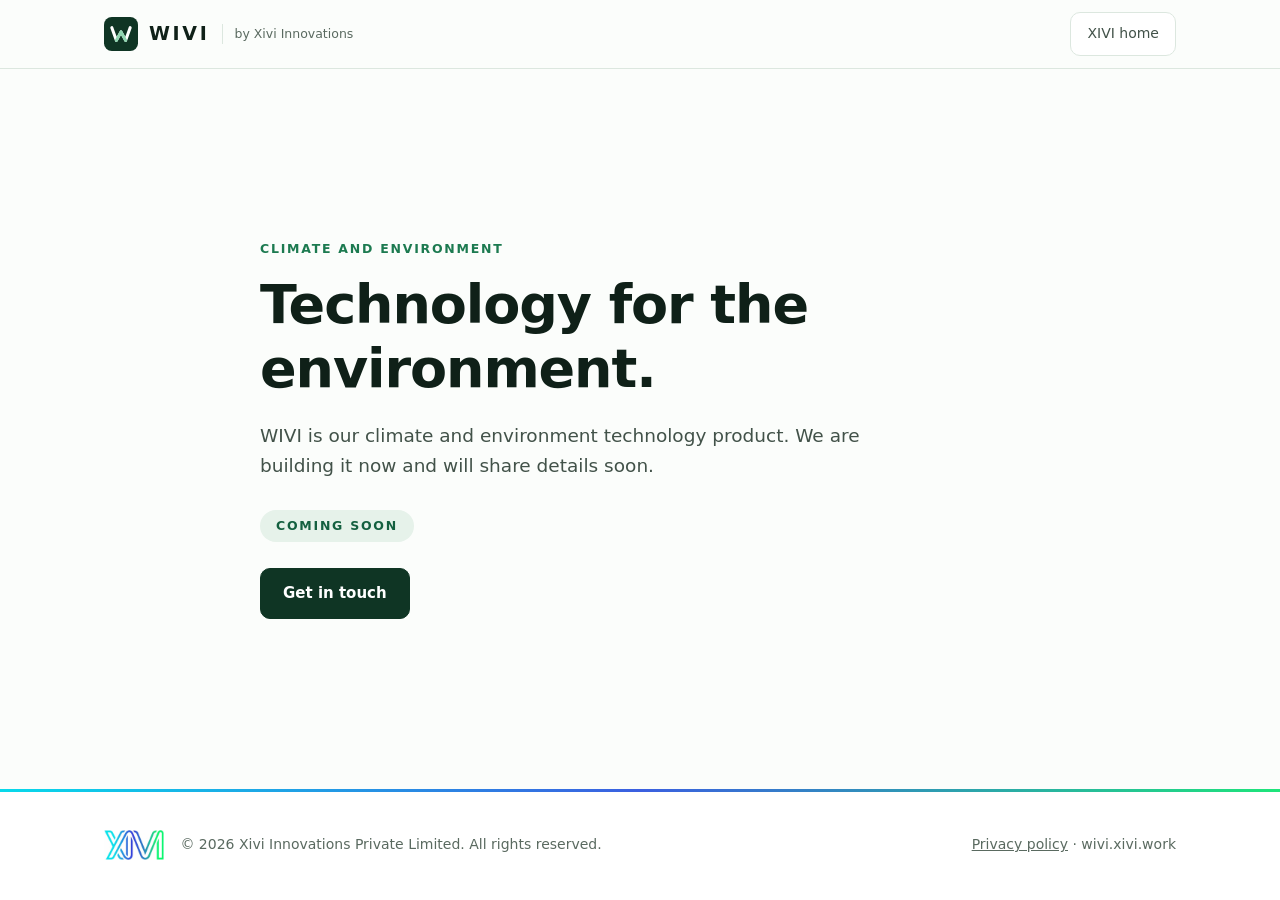
<file: index.html>
<!doctype html>
<html lang="en-IN">
<head>
<meta charset="utf-8">
<meta name="viewport" content="width=device-width, initial-scale=1">
<meta http-equiv="Content-Security-Policy" content="default-src 'none'; script-src 'self'; style-src 'self' https://fonts.googleapis.com; font-src https://fonts.gstatic.com; img-src 'self' data:; connect-src 'none'; form-action 'none'; base-uri 'none'; object-src 'none'; manifest-src 'none'">
<meta name="referrer" content="strict-origin-when-cross-origin">
<meta name="color-scheme" content="only light">
<title>WIVI — Climate and environment technology | XIVI</title>
<meta name="description" content="WIVI is a climate and environment technology product from Xivi Innovations. Coming soon.">
<meta name="robots" content="index, follow, max-image-preview:large">
<meta name="theme-color" content="#ffffff">
<link rel="canonical" href="https://wivi.xivi.work/">
<link rel="icon" href="assets/wivi-mark.svg" type="image/svg+xml">
<link rel="icon" href="assets/favicon-48.png" sizes="48x48" type="image/png">
<link rel="apple-touch-icon" href="assets/apple-touch-icon.png">
<meta property="og:type" content="website">
<meta property="og:site_name" content="WIVI">
<meta property="og:locale" content="en_IN">
<meta property="og:title" content="WIVI — Climate and environment technology | XIVI">
<meta property="og:description" content="WIVI is a climate and environment technology product from Xivi Innovations. Coming soon.">
<meta property="og:url" content="https://wivi.xivi.work/">
<meta property="og:image" content="https://wivi.xivi.work/assets/og.png">
<meta property="og:image:width" content="1200">
<meta property="og:image:height" content="630">
<meta property="og:image:alt" content="WIVI by Xivi Innovations">
<meta name="twitter:card" content="summary_large_image">
<meta name="twitter:title" content="WIVI — Climate and environment technology | XIVI">
<meta name="twitter:description" content="WIVI is a climate and environment technology product from Xivi Innovations. Coming soon.">
<meta name="twitter:image" content="https://wivi.xivi.work/assets/og.png">
<script type="application/ld+json">
{
 "@context": "https://schema.org",
 "@graph": [
  {
   "@type": "WebSite",
   "@id": "https://wivi.xivi.work/#website",
   "url": "https://wivi.xivi.work/",
   "name": "WIVI",
   "inLanguage": "en-IN",
   "description": "WIVI is a climate and environment technology product from Xivi Innovations. Coming soon.",
   "publisher": {
    "@id": "https://xivi.work/#org"
   }
  },
  {
   "@type": "Brand",
   "@id": "https://wivi.xivi.work/#brand",
   "name": "WIVI",
   "url": "https://wivi.xivi.work/",
   "description": "WIVI is a climate and environment technology product from Xivi Innovations. Coming soon.",
   "brand": {
    "@type": "Organization",
    "@id": "https://xivi.work/#org",
    "name": "Xivi Innovations Private Limited",
    "url": "https://xivi.work/"
   }
  }
 ]
}
</script>
<link rel="preconnect" href="https://fonts.googleapis.com">
<link rel="preconnect" href="https://fonts.gstatic.com" crossorigin>
<link href="https://fonts.googleapis.com/css2?family=Inter:wght@400;500;600;700&display=swap" rel="stylesheet">
<link rel="stylesheet" href="assets/site.css?v=6">
<link rel="stylesheet" href="assets/page.css?v=1">
<script src="assets/frame.js" defer></script>
</head>
<body class="soon-page">


<header>
  <div class="wrap nav">
    <a class="brand" href="./" aria-label="WIVI home">
      <img src="assets/wivi-mark.svg" alt="">
      <b>WIVI</b><span>by Xivi Innovations</span>
    </a>
    <nav class="links"><a class="btn sm" href="https://xivi.work">XIVI home</a></nav>
  </div>
</header>

<main class="soon">
  <div class="wrap">
    <p class="eyebrow">Climate and environment</p>
    <h1>Technology for the environment.</h1>
    <p class="lead">WIVI is our climate and environment technology product. We are building it now and will share details soon.</p>
    <p class="chip-soon">Coming soon</p>
    <div class="cta"><a class="btn primary" href="mailto:xivi.tech@gmail.com?subject=WIVI">Get in touch</a></div>
  </div>
</main>

<footer>
  <div class="wrap">
    <div class="logo">
      <a href="https://xivi.work" aria-label="XIVI"><img src="assets/xivi-logo-sm.webp" alt="XIVI" width="320" height="159" decoding="async"></a>
      <p>© 2026 Xivi Innovations Private Limited. All rights reserved.</p>
    </div>
    <p><a href="privacy.html">Privacy policy</a> · wivi.xivi.work</p>
  </div>
</footer>

</body>
</html>
</file>
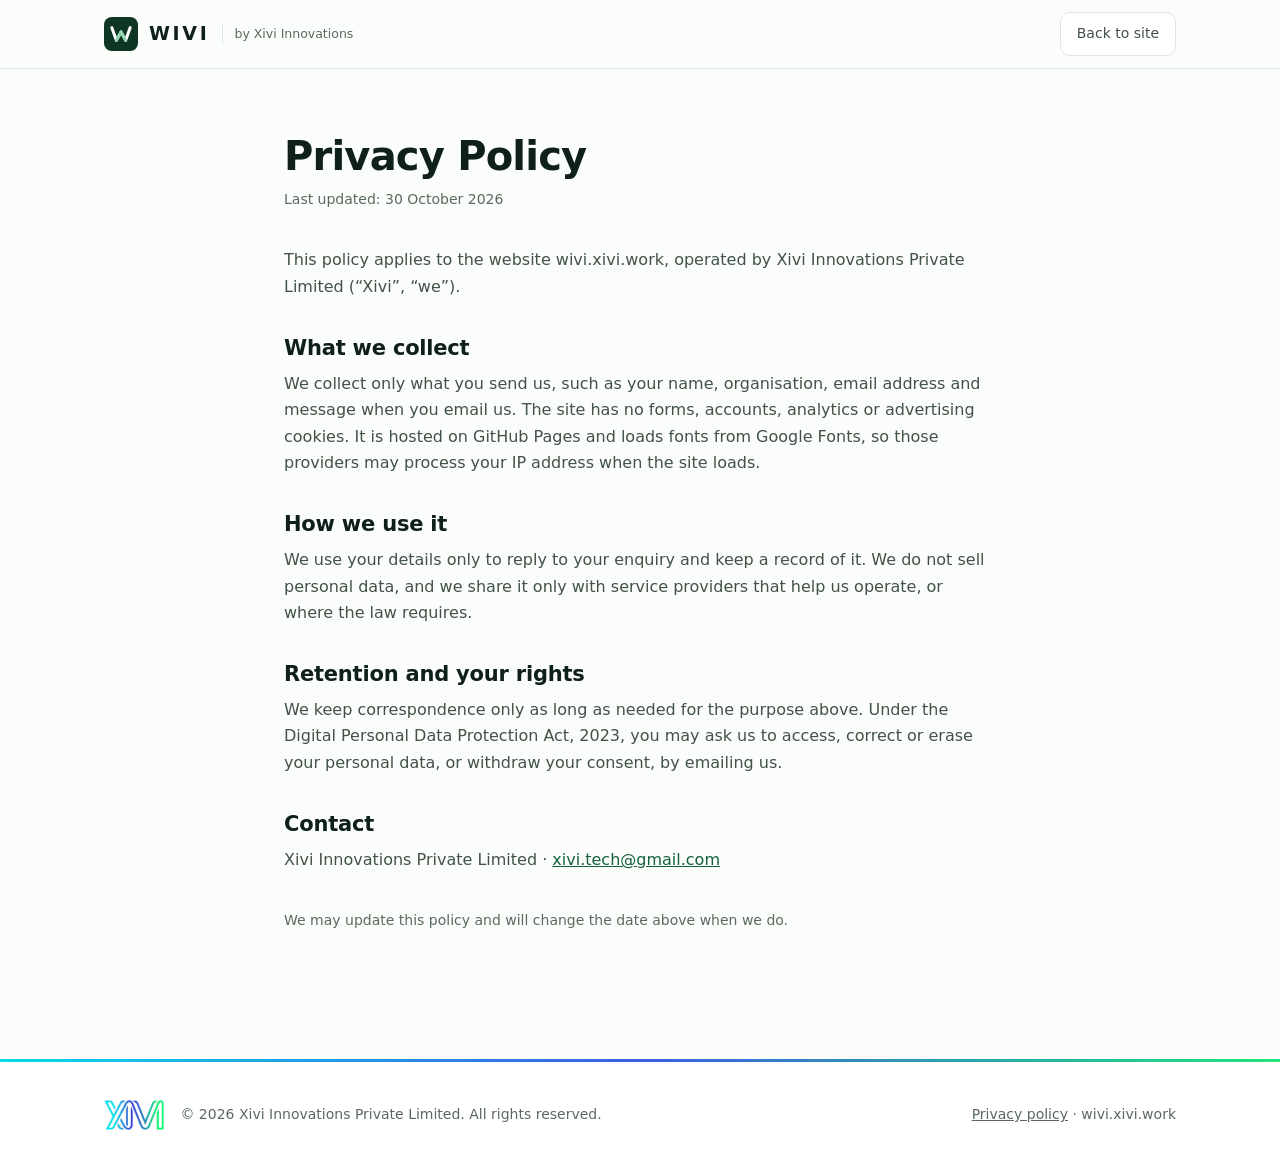
<file: privacy.html>
<!doctype html>
<html lang="en-IN">
<head>
<meta charset="utf-8">
<meta name="viewport" content="width=device-width, initial-scale=1">
<meta http-equiv="Content-Security-Policy" content="default-src 'none'; script-src 'self'; style-src 'self' https://fonts.googleapis.com; font-src https://fonts.gstatic.com; img-src 'self' data:; connect-src 'none'; form-action 'none'; base-uri 'none'; object-src 'none'; manifest-src 'none'">
<meta name="referrer" content="strict-origin-when-cross-origin">
<meta name="color-scheme" content="only light">
<title>Privacy Policy — WIVI | XIVI</title>
<meta name="description" content="How Xivi Innovations Private Limited handles personal data collected through wivi.xivi.work.">
<meta name="robots" content="index, follow, max-image-preview:large">
<meta name="theme-color" content="#ffffff">
<link rel="canonical" href="https://wivi.xivi.work/privacy.html">
<link rel="icon" href="assets/wivi-mark.svg" type="image/svg+xml">
<link rel="icon" href="assets/favicon-48.png" sizes="48x48" type="image/png">
<link rel="apple-touch-icon" href="assets/apple-touch-icon.png">
<meta property="og:type" content="website">
<meta property="og:site_name" content="WIVI">
<meta property="og:locale" content="en_IN">
<meta property="og:title" content="Privacy Policy — WIVI | XIVI">
<meta property="og:description" content="How Xivi Innovations Private Limited handles personal data collected through wivi.xivi.work.">
<meta property="og:url" content="https://wivi.xivi.work/privacy.html">
<meta property="og:image" content="https://wivi.xivi.work/assets/og.png">
<meta property="og:image:width" content="1200">
<meta property="og:image:height" content="630">
<meta property="og:image:alt" content="WIVI by Xivi Innovations">
<meta name="twitter:card" content="summary_large_image">
<meta name="twitter:title" content="Privacy Policy — WIVI | XIVI">
<meta name="twitter:description" content="How Xivi Innovations Private Limited handles personal data collected through wivi.xivi.work.">
<meta name="twitter:image" content="https://wivi.xivi.work/assets/og.png">
<link rel="preconnect" href="https://fonts.googleapis.com">
<link rel="preconnect" href="https://fonts.gstatic.com" crossorigin>
<link href="https://fonts.googleapis.com/css2?family=Inter:wght@400;500;600;700&display=swap" rel="stylesheet">
<link rel="stylesheet" href="assets/site.css?v=6">
<script src="assets/frame.js" defer></script>
</head>
<body>


<header>
  <div class="wrap nav">
    <a class="brand" href="./" aria-label="WIVI home">
      <img src="assets/wivi-mark.svg" alt="">
      <b>WIVI</b><span>by Xivi Innovations</span>
    </a>
    <nav class="links"><a class="btn sm" href="./">Back to site</a></nav>
  </div>
</header>

<main class="legal">
  <div class="wrap">
    <h1>Privacy Policy</h1>
    <p class="upd">Last updated: 30 October 2026</p>

    <p>This policy applies to the website wivi.xivi.work, operated by Xivi Innovations Private Limited (“Xivi”, “we”).</p>

    <h2>What we collect</h2>
    <p>We collect only what you send us, such as your name, organisation, email address and message when you email us. The site has no forms, accounts, analytics or advertising cookies. It is hosted on GitHub Pages and loads fonts from Google Fonts, so those providers may process your IP address when the site loads.</p>

    <h2>How we use it</h2>
    <p>We use your details only to reply to your enquiry and keep a record of it. We do not sell personal data, and we share it only with service providers that help us operate, or where the law requires.</p>

    <h2>Retention and your rights</h2>
    <p>We keep correspondence only as long as needed for the purpose above. Under the Digital Personal Data Protection Act, 2023, you may ask us to access, correct or erase your personal data, or withdraw your consent, by emailing us.</p>

    <h2>Contact</h2>
    <p>Xivi Innovations Private Limited · <a href="mailto:xivi.tech@gmail.com">xivi.tech@gmail.com</a></p>

    <p class="upd mt36">We may update this policy and will change the date above when we do.</p>
  </div>
</main>

<footer>
  <div class="wrap">
    <div class="logo">
      <img src="assets/xivi-logo-sm.webp" alt="XIVI" width="320" height="159" decoding="async">
      <p>© 2026 Xivi Innovations Private Limited. All rights reserved.</p>
    </div>
    <p><a href="privacy.html">Privacy policy</a> · wivi.xivi.work</p>
  </div>
</footer>

</body>
</html>
</file>
<file: assets/site.css>
:root{
  --ink:#0f2018; --ink2:#425249; --mute:#5a6a60;
  --bg:#fbfdfb; --tint:#f1f6f2; --tealtint:#e6f2ea; --line:#dce7df;
  --deep:#0f3524; --teal:#1c7a50; --teal2:#146040;
  --ok:#2c7a4b; --okbg:#eaf3eb;
  --warn:#85590b; --warnbg:#f7efe1;
  --bad:#b0392f; --badbg:#f7e9e7;
  --r:14px;
  --surface:#fff; --headbg:rgba(251,253,251,.92); --strong:#0f3524;
  --btn:#0f3524; --btnink:#fff; --btnhover:#184a33;
  --okink:#1f4d33; --warnink:#5e430c; --badink:#702620;
  color-scheme:only light;
}
*{box-sizing:border-box}
html{scroll-behavior:smooth;scroll-padding-top:76px}
body{margin:0;background:var(--bg);color:var(--ink);font:16px/1.65 Inter,system-ui,-apple-system,"Segoe UI",Roboto,sans-serif;-webkit-font-smoothing:antialiased}
img{max-width:100%;display:block}
a{color:var(--teal2)}
.wrap{max-width:1120px;margin:0 auto;padding:0 24px}
.eyebrow{font-size:12.5px;font-weight:600;letter-spacing:.14em;text-transform:uppercase;color:var(--teal);margin:0 0 14px}
h1,h2,h3{margin:0;line-height:1.18;letter-spacing:-.02em;color:var(--ink)}
h1{font-size:clamp(34px,4.6vw,54px);font-weight:700}
h2{font-size:clamp(28px,3.4vw,38px);font-weight:700;max-width:760px}
h3{font-size:18px;font-weight:600;letter-spacing:-.01em}
p{margin:0}
.lead{font-size:18.5px;color:var(--ink2);max-width:600px;margin-top:20px}
.sec-intro{font-size:17.5px;color:var(--ink2);max-width:680px;margin-top:16px}

/* header */
header{position:sticky;top:0;z-index:20;background:var(--headbg);backdrop-filter:blur(10px);border-bottom:1px solid var(--line)}
.nav{display:flex;align-items:center;justify-content:space-between;height:68px}
.brand{display:flex;align-items:center;gap:11px;text-decoration:none;color:var(--ink)}
.brand img{width:34px;height:34px}
.brand b{font-size:19px;letter-spacing:.14em;font-weight:700}
.brand span{font-size:12.5px;color:var(--mute);border-left:1px solid var(--line);padding-left:11px;margin-left:2px}
.links{display:flex;align-items:center;gap:30px}
.links a{font-size:14.5px;color:var(--ink2);text-decoration:none;font-weight:500}
.links a:hover{color:var(--ink)}
.btn{display:inline-flex;align-items:center;gap:8px;padding:12px 22px;border-radius:10px;font-weight:600;font-size:15px;text-decoration:none;border:1px solid var(--line);color:var(--ink);background:var(--surface)}
.btn.primary{background:var(--btn);border-color:var(--btn);color:var(--btnink)}
.btn.primary:hover{background:var(--btnhover);box-shadow:0 0 0 3px rgba(28,122,80,.28)}
.btn:not(.primary):hover{border-color:var(--teal);color:var(--teal2)}
.btn:focus-visible,a:focus-visible{outline:3px solid #8fd6b0;outline-offset:2px}
.btn.sm{padding:9px 16px;font-size:14px}
@media(max-width:900px){.links a:not(.btn){display:none}.brand span{display:none}}

/* hero */
.hero{padding:76px 0 84px}
.hero .wrap{display:grid;grid-template-columns:1.05fr .95fr;gap:56px;align-items:center}
.cta{display:flex;gap:12px;flex-wrap:wrap;margin-top:32px}
.assure{display:flex;gap:22px;flex-wrap:wrap;margin-top:30px;font-size:14px;color:var(--mute)}
.assure span::before{content:"";display:inline-block;width:6px;height:6px;border-radius:50%;background:var(--teal);margin-right:8px;vertical-align:middle}
@media(max-width:900px){.hero .wrap{grid-template-columns:1fr;gap:44px}.hero{padding:48px 0 56px}}

/* hero flow card */
.panel{background:var(--surface);border:1px solid var(--line);border-radius:18px;padding:26px;box-shadow:0 18px 50px -24px rgba(15,53,36,.28)}
.panel-label{font-size:11.5px;letter-spacing:.14em;text-transform:uppercase;color:var(--mute);font-weight:600;margin-bottom:14px}
.flow{display:grid;gap:10px}
.node{border:1px solid var(--line);border-radius:12px;padding:14px 16px;background:var(--surface)}
.node small{display:block;color:var(--mute);font-size:13px;margin-top:2px}
.node b{font-size:15px;font-weight:600}
.node.core{background:var(--deep);border-color:var(--deep);color:#fff}
.node.core small{color:#a9c9b7}
.arrow{justify-self:center;color:var(--teal);font-size:18px;line-height:1}
.verdicts{display:flex;gap:8px;margin-top:16px;flex-wrap:wrap}
.chip{font-size:13px;font-weight:600;padding:6px 12px;border-radius:99px}
.chip.ok{background:var(--okbg);color:var(--ok)}
.chip.warn{background:var(--warnbg);color:var(--warn)}
.chip.bad{background:var(--badbg);color:var(--bad)}
.record{margin-top:16px;border-top:1px dashed var(--line);padding-top:14px;display:grid;grid-template-columns:auto 1fr;gap:6px 14px;font-size:13.5px}
.record dt{color:var(--mute)} .record dd{margin:0;font-weight:500}
.record code{font:12.5px ui-monospace,Consolas,monospace;color:var(--teal2)}
.note{font-size:12.5px;color:var(--mute);margin-top:12px}
.pbar{display:flex;align-items:center;gap:8px;font-size:12.5px;font-weight:600;color:var(--ink2);padding-bottom:14px;border-bottom:1px solid var(--line)}
.pbar-r{margin-left:auto;font-weight:500;color:var(--mute)}
.dot{width:8px;height:8px;border-radius:50%;background:var(--ok)}
.pflow{display:flex;align-items:center;justify-content:center;gap:10px;margin:18px 0;font-size:13px;color:var(--ink2)}
.pflow span{padding:6px 12px;border:1px solid var(--line);border-radius:8px;background:var(--surface)}
.pflow span.core{background:var(--deep);border-color:var(--deep);color:#fff;font-weight:700;letter-spacing:.08em}
.pflow i{font-style:normal;color:var(--teal)}
.pcase{display:flex;justify-content:space-between;gap:16px;font-size:14px}
.pcase small,.pverdict small,.mrow small{display:block;font-size:11.5px;letter-spacing:.1em;text-transform:uppercase;color:var(--mute);font-weight:600;margin-bottom:3px}
.pcase b{font-weight:600}
.pverdict{margin-top:18px;padding:16px 18px;border-radius:12px;background:var(--warnbg)}
.pverdict small{color:var(--warn)}
.vrow{display:flex;align-items:center;gap:12px;flex-wrap:wrap}
.chip.big{font-size:16px;padding:6px 16px;background:var(--surface);box-shadow:inset 0 0 0 1px rgba(154,106,18,.25)}
.rc{font-size:13px;font-weight:600;color:var(--warn)}
.pverdict p{margin-top:8px;font-size:14px;color:var(--warnink)}
.meter{margin-top:18px}
.mrow{display:flex;justify-content:space-between}
.track{position:relative;height:8px;border-radius:99px;background:var(--tint);margin-top:2px}
.fill{height:100%;width:78%;border-radius:99px;background:linear-gradient(90deg,#8cc7c0,#e0b04f)}
.lim{position:absolute;top:-4px;left:68%;width:2px;height:16px;background:var(--strong)}
.panel .record{margin-top:18px}

/* proof strip */
.proof{border-top:1px solid var(--line);border-bottom:1px solid var(--line);background:var(--surface);padding:26px 0}
.proof .wrap{display:grid;gap:14px}
.prow{display:flex;align-items:center;gap:14px 28px;flex-wrap:wrap}
.plabel{font-size:12px;letter-spacing:.12em;text-transform:uppercase;color:var(--mute);font-weight:600;min-width:150px}
.pitems{display:flex;gap:10px;flex-wrap:wrap;color:var(--ink2);font-size:14px}
.pitems span{font-weight:500;border:1px solid var(--line);border-radius:99px;padding:5px 15px;background:var(--bg)}
.pitems.tested span{font-weight:600;color:var(--ink);background:var(--tealtint);border-color:transparent}
@media(max-width:700px){.plabel{min-width:0;width:100%}}

/* sections */
section{padding:92px 0}
section.tint{background:var(--tint)}
section.dark{background:var(--deep);color:#e6f0ea}
section.dark h2,section.dark h3{color:#fff}
section.dark .eyebrow{color:#8fd6b0}
section.dark .sec-intro{color:#a9c9b7}
.grid{display:grid;gap:20px;margin-top:44px}
.g2{grid-template-columns:repeat(2,1fr)}.g3{grid-template-columns:repeat(3,1fr)}.g4{grid-template-columns:repeat(4,1fr)}
@media(max-width:900px){.g3,.g4{grid-template-columns:1fr 1fr}}
@media(max-width:620px){.g2,.g3,.g4{grid-template-columns:1fr}}
.card{background:var(--surface);border:1px solid var(--line);border-radius:var(--r);padding:26px}
.card p{color:var(--ink2);font-size:15.5px;margin-top:8px}
.tint .card{border-color:transparent}
.num{font-size:40px;font-weight:700;letter-spacing:-.03em;color:var(--strong);line-height:1.1}
.num .to{color:var(--mute);font-weight:500;padding:0 6px}
.cap{font-size:14.5px;color:var(--ink2);margin-top:10px}
.src{font-size:12.5px;color:var(--mute);margin-top:26px}

/* verdict cards */
.vc{border-radius:var(--r);padding:26px;border:1px solid transparent}
.vc h3{font-size:20px}
.vc p{margin-top:8px;font-size:15.5px}
.vc.ok{background:var(--okbg);color:var(--okink)}.vc.ok h3{color:var(--ok)}
.vc.warn{background:var(--warnbg);color:var(--warnink)}.vc.warn h3{color:var(--warn)}
.vc.bad{background:var(--badbg);color:var(--badink)}.vc.bad h3{color:var(--bad)}
.codes{display:flex;gap:8px;flex-wrap:wrap;margin-top:26px;align-items:center;font-size:14px;color:var(--ink2)}
.codes span.t{background:var(--surface);border:1px solid var(--line);padding:5px 12px;border-radius:99px;font-size:13.5px}

/* steps */
.steps{list-style:none;margin:44px 0 0;padding:0;display:grid;grid-template-columns:repeat(4,1fr);gap:20px;counter-reset:s}
.steps li{counter-increment:s;position:relative;padding-top:20px;border-top:2px solid var(--teal)}
.steps li::before{content:"0" counter(s);display:block;font-size:13px;font-weight:700;color:var(--teal);letter-spacing:.1em;margin-bottom:8px}
.steps b{display:block;font-size:17px;font-weight:600;margin-bottom:6px}
.steps span{font-size:15px;color:var(--ink2)}
@media(max-width:900px){.steps{grid-template-columns:1fr 1fr}}
@media(max-width:560px){.steps{grid-template-columns:1fr}}

/* split lists */
.split{display:grid;grid-template-columns:1fr 1fr;gap:20px;margin-top:44px}
@media(max-width:760px){.split{grid-template-columns:1fr}}
.list{list-style:none;margin:14px 0 0;padding:0;display:grid;gap:11px}
.list li{padding-left:28px;position:relative;font-size:15.5px;color:var(--ink2)}
.list.yes li::before{content:"✓";position:absolute;left:0;color:var(--ok);font-weight:700}
.list.no li::before{content:"–";position:absolute;left:4px;color:var(--mute);font-weight:700}

/* callout */
.callout{margin-top:44px;background:var(--deep);color:#e6f0ea;border-radius:var(--r);padding:30px 34px;display:grid;grid-template-columns:1fr 1.2fr;gap:30px;align-items:center}
.callout h3{color:#fff;font-size:22px}
.callout p{color:#bbd6c6;font-size:15.5px}
@media(max-width:760px){.callout{grid-template-columns:1fr;padding:26px}}
.state{display:flex;gap:10px;margin-top:14px;flex-wrap:wrap}
.state span{font-size:13px;font-weight:600;padding:5px 12px;border-radius:99px;background:rgba(255,255,255,.1);color:#fff}

/* traction */
.ds{margin-top:44px;border:1px solid var(--line);border-radius:var(--r);overflow:hidden;background:var(--surface)}
.dsr{display:grid;grid-template-columns:260px 1fr;gap:24px;padding:22px 26px;border-bottom:1px solid var(--line)}
.dsr:last-child{border-bottom:0}
.dsr b{display:block;font-size:16px;font-weight:600}
.dsr small{color:var(--mute);font-size:13.5px}
.dsr p{color:var(--ink2);font-size:15.5px}
@media(max-width:760px){.dsr{grid-template-columns:1fr;gap:6px}}

/* timeline */
.tl{display:grid;grid-template-columns:repeat(4,1fr);gap:0;margin-top:44px}
.tl div{padding:0 22px 0 0;position:relative}
.tl div::before{content:"";display:block;height:2px;background:#56a883;margin-bottom:22px}
.tl div::after{content:"";position:absolute;top:-4px;left:0;width:10px;height:10px;border-radius:50%;background:#8fd6b0}
.tl small{display:block;font-size:12.5px;font-weight:600;letter-spacing:.12em;text-transform:uppercase;color:#8fd6b0;margin-bottom:6px}
.tl b{display:block;font-size:18px;color:#fff;font-weight:600;margin-bottom:6px}
.tl span{font-size:15px;color:#a9c9b7}
@media(max-width:900px){.tl{grid-template-columns:1fr 1fr;row-gap:36px}}
@media(max-width:560px){.tl{grid-template-columns:1fr}}

/* team */
.person{display:flex;flex-direction:column;gap:6px}
.avatar{width:56px;height:56px;border-radius:50%;background:var(--tealtint);color:var(--teal2);font-weight:700;display:grid;place-items:center;font-size:18px;margin-bottom:10px}
.role{font-size:14px;color:var(--teal);font-weight:600}

/* contact + footer */
.contact{text-align:center}
.contact h2{margin:0 auto}
.contact .sec-intro{margin-left:auto;margin-right:auto}
.contact .cta{justify-content:center}
footer{position:relative;border-top:1px solid var(--line);padding:40px 0;background:var(--surface)}
footer::before{content:"";position:absolute;left:0;right:0;top:-1px;height:3px;background:linear-gradient(90deg,#08d9ea,#3b5fe0 50%,#1ee57a)}
footer .wrap{display:flex;justify-content:space-between;align-items:center;gap:20px;flex-wrap:wrap}
footer .logo{display:flex;align-items:center;gap:16px}
footer .logo img{height:30px;width:auto;mix-blend-mode:multiply}
footer p{font-size:14px;color:var(--mute)}

/* founders line */
.founders{margin-top:18px;font-size:14px;color:var(--mute)}

/* proprietary core */
section.dark .grid{margin-top:40px}
.dcard{background:rgba(255,255,255,.06);border:1px solid rgba(255,255,255,.14);border-radius:var(--r);padding:26px}
.dcard .k{display:block;font-size:13px;font-weight:700;letter-spacing:.1em;color:#8fd6b0;margin-bottom:10px}
.dcard p{margin-top:10px;font-size:15.5px;color:#bbd6c6}
.defend{display:grid;grid-template-columns:repeat(3,1fr);gap:0;margin-top:28px;border-top:1px solid rgba(255,255,255,.18)}
.defend div{padding:22px 24px 0 0}
.defend b{display:block;color:#fff;font-size:16px;font-weight:600;margin-bottom:4px}
.defend em{font-style:normal;font-size:11.5px;font-weight:600;letter-spacing:.06em;text-transform:uppercase;color:#8fd6b0;border:1px solid rgba(143,214,176,.5);border-radius:99px;padding:1px 8px;margin-left:6px;vertical-align:middle}
.defend span{font-size:14.5px;color:#a9c9b7}
@media(max-width:760px){.defend{grid-template-columns:1fr}}

/* legal pages */
.legal{padding:64px 0 90px}
.legal .wrap{max-width:760px}
.legal h1{font-size:clamp(30px,4vw,40px);margin-bottom:8px}
.legal .upd{color:var(--mute);font-size:14px;margin-bottom:36px}
.legal h2{font-size:21px;margin:36px 0 10px;letter-spacing:-.01em}
.legal p,.legal li{color:var(--ink2);font-size:16px}
.legal p+p{margin-top:12px}
.legal ul{padding-left:22px;margin:10px 0}
.legal li{margin:6px 0}
footer a{color:var(--mute)}

/* nav fit */
.btn,.brand span,.links a{white-space:nowrap}
.links{gap:24px}
@media(max-width:1060px){.links a:not(.btn){display:none}.brand span{display:inline}}
@media(max-width:520px){.brand span{display:none}}

/* text columns (replace card grids) */
.cols{display:grid;gap:36px;margin-top:44px}
.cols.c3{grid-template-columns:repeat(3,1fr)}
.cols.c4{grid-template-columns:repeat(4,1fr)}
.cols>div{border-top:2px solid var(--ink);padding-top:18px}
.cols p{margin-top:8px;font-size:15.5px;color:var(--ink2)}
.split+.cols{margin-top:56px}
@media(max-width:900px){.cols.c4{grid-template-columns:1fr 1fr}.cols.c3{grid-template-columns:1fr}}
@media(max-width:560px){.cols.c4{grid-template-columns:1fr}}

/* flow diagram */
.diagram{display:grid;grid-template-columns:1fr 44px 1.25fr 44px 1.1fr;align-items:center;margin-top:48px;padding:30px;background:var(--surface);border:1px solid var(--line);border-radius:18px}
.d-box{border:1px solid var(--line);border-radius:12px;padding:18px 20px;background:var(--bg)}
.d-box small{display:block;font-size:11.5px;letter-spacing:.12em;text-transform:uppercase;font-weight:600;color:var(--mute);margin-bottom:6px}
.d-box b{display:block;font-size:17px;font-weight:600}
.d-box>span{font-size:14.5px;color:var(--ink2)}
.d-box.core{background:var(--deep);border-color:var(--deep);color:#fff;padding:22px}
.d-box.core small{color:#8fd6b0}
.d-box.core ul{list-style:none;margin:0;padding:0;display:grid;gap:8px;font-size:15px}
.d-box.core li{padding-left:20px;position:relative}
.d-box.core li::before{content:"";position:absolute;left:0;top:.5em;width:8px;height:8px;border-radius:50%;background:#8fd6b0}
.seal{margin-top:16px;padding-top:14px;border-top:1px solid rgba(255,255,255,.2);font-size:12.5px;color:#a9c9b7;font-family:ui-monospace,Consolas,monospace}
.d-arrow{height:2px;background:var(--teal);position:relative;margin:0 6px}
.d-arrow::after{content:"";position:absolute;right:-1px;top:-4px;border-left:8px solid var(--teal);border-top:5px solid transparent;border-bottom:5px solid transparent}
.d-outs{display:grid;gap:10px}
.d-out{border-radius:10px;padding:12px 16px}
.d-out b{display:block;font-size:16px}
.d-out span{font-size:14px}
.d-out.ok{background:var(--okbg);color:var(--okink)}.d-out.ok b{color:var(--ok)}
.d-out.warn{background:var(--warnbg);color:var(--warnink)}.d-out.warn b{color:var(--warn)}
.d-out.bad{background:var(--badbg);color:var(--badink)}.d-out.bad b{color:var(--bad)}
@media(max-width:900px){
  .diagram{grid-template-columns:1fr;gap:0;padding:20px}
  .d-arrow{width:2px;height:30px;margin:6px auto}
  .d-arrow::after{right:auto;left:-4px;top:auto;bottom:-1px;border-left:5px solid transparent;border-right:5px solid transparent;border-top:8px solid var(--teal);border-bottom:0}
}

/* traction stat column */
.dsr{grid-template-columns:240px 170px 1fr;align-items:center}
.st{font-size:22px;font-weight:700;letter-spacing:-.02em;color:var(--strong);line-height:1.2}
.st small{display:block;font-size:12.5px;font-weight:500;letter-spacing:0;color:var(--mute);margin-top:2px}
@media(max-width:900px){.dsr{grid-template-columns:200px 1fr}.dsr p{grid-column:1/-1}}
@media(max-width:760px){.dsr{grid-template-columns:1fr}}

/* contact tighten */
section.contact{padding:68px 0 72px}
.contact h2{font-size:clamp(26px,3vw,34px)}
.contact .cta{margin-top:26px}

/* proprietary strip */
.defend.solo{margin-top:36px;border-top:0}
.defend.solo div{padding:0 28px 0 0}
.defend.solo b{font-size:18px;margin-bottom:6px}

:root{--lt:#8fd6b0;--m1:#a9c9b7;--on:#e6f0ea}

/* classes that replace former inline styles */
.mt36{margin-top:36px}
[hidden]{display:none !important}

.legal .mt36{margin-top:36px}
</file>
<file: assets/page.css>
/* coming-soon page */
.soon{min-height:calc(100vh - 68px - 112px);display:flex;align-items:center;padding:72px 0}
.soon h1{max-width:760px}
.soon .lead{max-width:620px}
.chip-soon{display:inline-block;margin-top:28px;font-size:12.5px;font-weight:700;letter-spacing:.14em;text-transform:uppercase;color:var(--teal2);background:var(--tealtint);border-radius:99px;padding:6px 16px}
.soon .cta{margin-top:26px}
</file>
